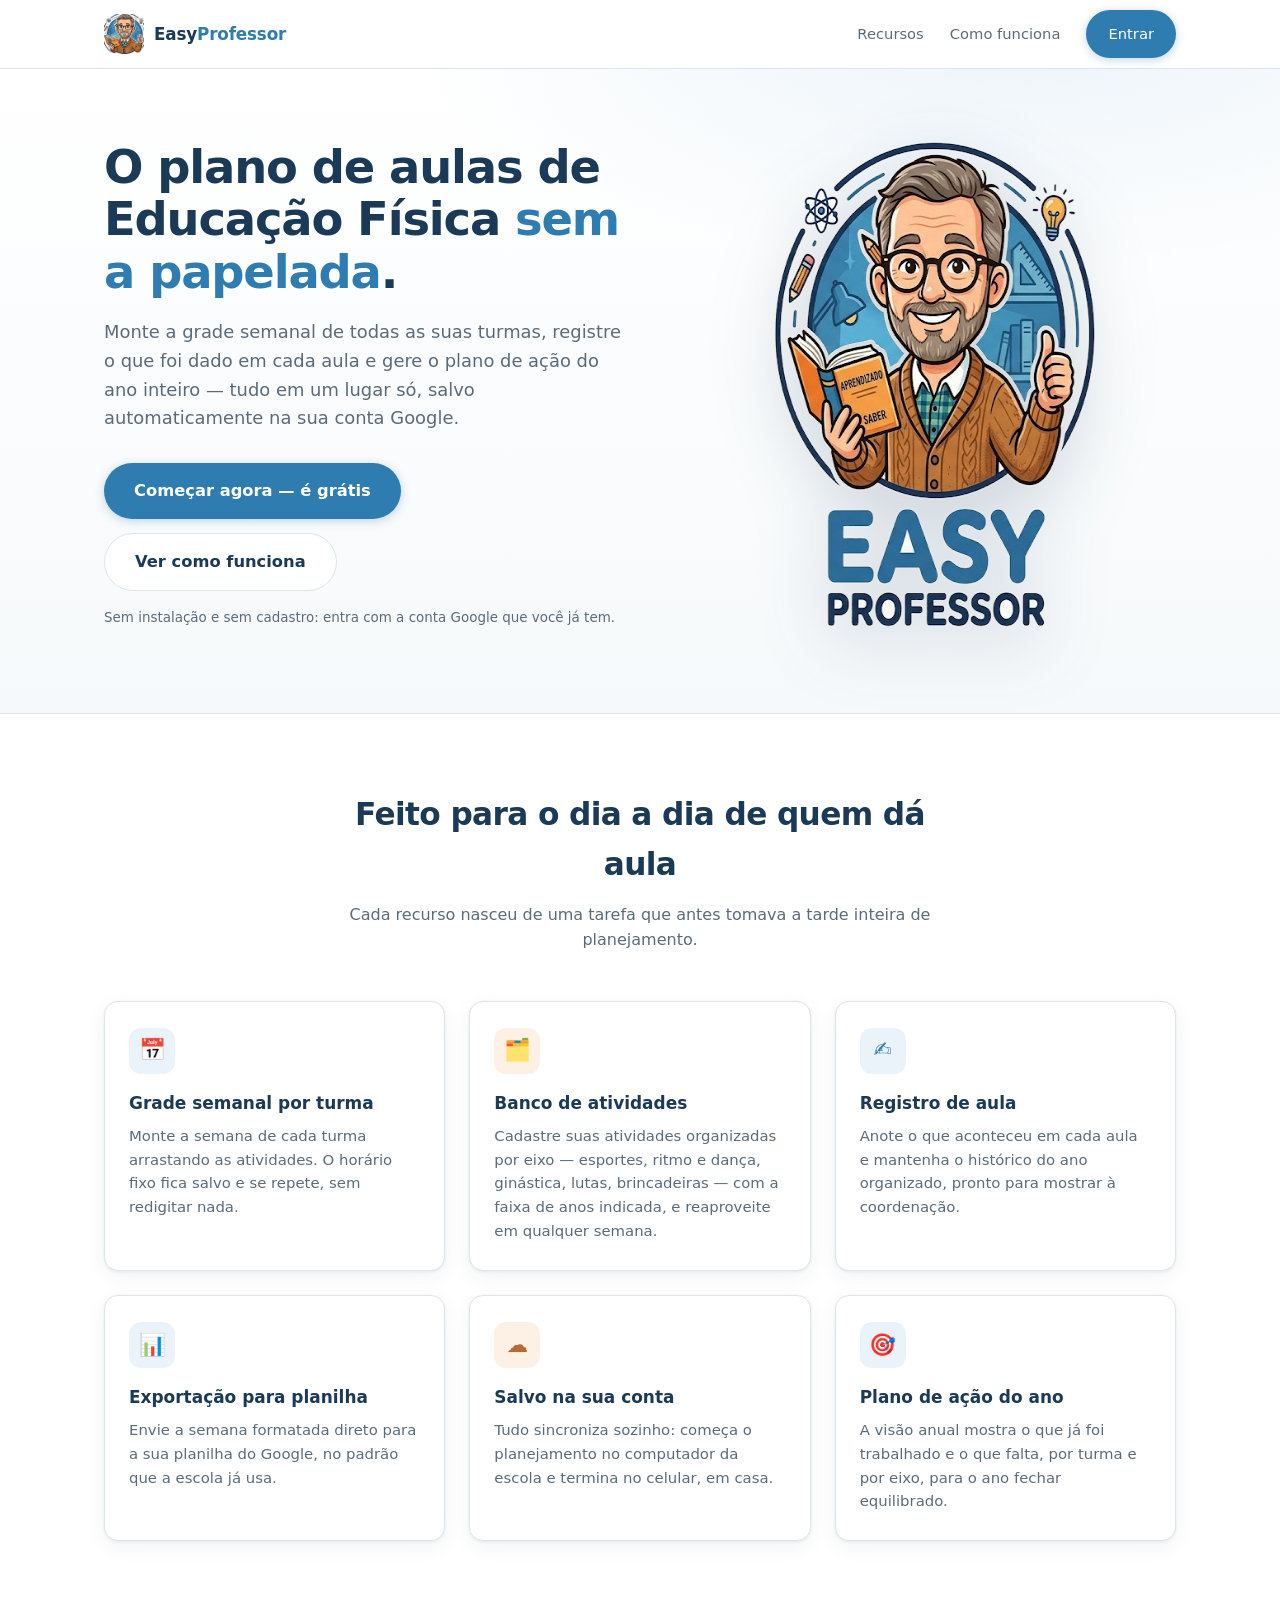
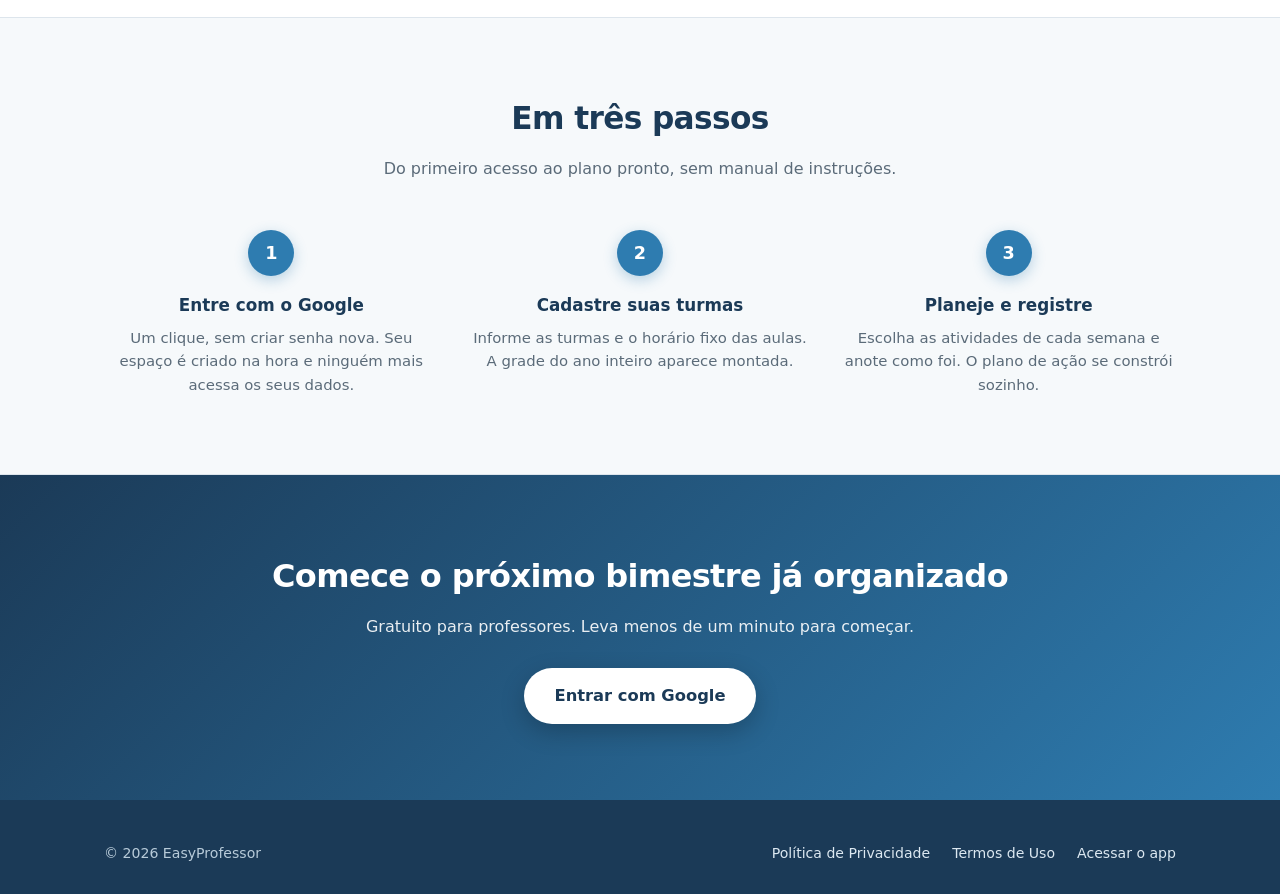
<file: index.html>
<!DOCTYPE html>
<html lang="pt-BR">
<head>
<meta charset="UTF-8">
<meta name="viewport" content="width=device-width, initial-scale=1.0">
<title>EasyProfessor — Plano de aulas de Educação Física, pronto em minutos</title>
<meta name="description" content="Ferramenta gratuita para professores de Educação Física montarem o plano de ação anual: grade semanal por turma, banco de atividades, registro de aulas e exportação para planilha.">
<link rel="canonical" href="https://easyprofessor.com.br/">
<link rel="icon" href="favicon.ico" sizes="any">
<link rel="icon" type="image/png" sizes="32x32" href="favicon-32.png">
<link rel="apple-touch-icon" href="apple-touch-icon.png">
<meta property="og:type" content="website">
<meta property="og:title" content="EasyProfessor — Plano de aulas de Educação Física">
<meta property="og:description" content="Monte o plano de ação anual da sua escola: grade semanal, banco de atividades e exportação para planilha.">
<meta property="og:image" content="https://easyprofessor.com.br/logo.png">
<meta property="og:url" content="https://easyprofessor.com.br/">
<style>
:root {
  /* Paleta extraida da propria logo */
  --azul:        #2E7CB0;
  --azul-forte:  #1B3A57;
  --azul-claro:  #6FB2CE;
  --azul-bg:     #EAF3F9;
  --terra:       #B96A33;
  --terra-bg:    #FDF1E5;
  --areia:       #F3D9BC;

  --texto:       #1D2A35;
  --texto-suave: #5B6B79;
  --borda:       #DDE5EC;
  --fundo:       #FFFFFF;
  --fundo-alt:   #F6F9FB;

  --raio:   14px;
  --raio-g: 22px;
  --sombra:   0 1px 3px rgba(27,58,87,.07), 0 6px 20px rgba(27,58,87,.06);
  --sombra-g: 0 10px 40px rgba(27,58,87,.14);
  --largura: 1120px;
}

* { box-sizing: border-box; margin: 0; padding: 0; }

html { scroll-behavior: smooth; }

body {
  font-family: 'Segoe UI', system-ui, -apple-system, sans-serif;
  color: var(--texto);
  background: var(--fundo);
  line-height: 1.6;
  -webkit-font-smoothing: antialiased;
}

img { max-width: 100%; display: block; }
a { color: var(--azul); }

.container { max-width: var(--largura); margin: 0 auto; padding: 0 24px; }

/* ── Cabecalho ───────────────────────────────────────────────── */
header.topo {
  position: sticky; top: 0; z-index: 50;
  background: rgba(255,255,255,.92);
  backdrop-filter: blur(10px);
  border-bottom: 1px solid var(--borda);
}
.topo .container {
  display: flex; align-items: center; gap: 14px;
  height: 68px;
}
.marca { display: flex; align-items: center; gap: 10px; text-decoration: none; color: inherit; }
.marca img { width: 40px; height: 40px; }
.marca span { font-weight: 700; font-size: 1.05rem; color: var(--azul-forte); letter-spacing: -.01em; }
.marca span b { color: var(--azul); font-weight: 700; }
.topo nav { margin-left: auto; display: flex; align-items: center; gap: 26px; }
.topo nav a { color: var(--texto-suave); text-decoration: none; font-size: .92rem; font-weight: 500; }
.topo nav a:hover { color: var(--azul); }
/* precisa vencer a regra acima, que e mais especifica que .botao */
.topo nav a.botao, .topo nav a.botao:hover { color: #fff; }

.botao {
  display: inline-flex; align-items: center; justify-content: center; gap: 10px;
  padding: 12px 22px; border-radius: 999px; border: none; cursor: pointer;
  font-size: .95rem; font-weight: 600; text-decoration: none;
  background: var(--azul); color: #fff;
  box-shadow: 0 2px 10px rgba(46,124,176,.3);
  transition: transform .15s, box-shadow .15s, background .15s;
}
.botao:hover { background: #266b9a; transform: translateY(-1px); box-shadow: 0 6px 18px rgba(46,124,176,.36); }
.botao.claro { background: #fff; color: var(--azul-forte); border: 1px solid var(--borda); box-shadow: none; }
.botao.claro:hover { background: var(--fundo-alt); }
.botao.grande { padding: 15px 30px; font-size: 1.02rem; }

/* ── Hero ────────────────────────────────────────────────────── */
.hero {
  background:
    radial-gradient(900px 380px at 80% -10%, var(--azul-bg) 0%, transparent 70%),
    linear-gradient(180deg, #fff 0%, var(--fundo-alt) 100%);
  padding: 72px 0 84px;
  border-bottom: 1px solid var(--borda);
}
.hero .container { display: grid; grid-template-columns: 1.05fr .95fr; gap: 56px; align-items: center; }
.hero h1 {
  font-size: 2.9rem; line-height: 1.13; letter-spacing: -.025em;
  color: var(--azul-forte); margin-bottom: 20px;
}
.hero h1 em { font-style: normal; color: var(--azul); }
.hero p.chamada { font-size: 1.12rem; color: var(--texto-suave); margin-bottom: 30px; max-width: 30em; }
.hero .acoes { display: flex; gap: 14px; flex-wrap: wrap; align-items: center; }
.hero .nota { font-size: .84rem; color: var(--texto-suave); margin-top: 16px; }
.hero-arte { display: flex; justify-content: center; }
.hero-arte img {
  width: 320px; filter: drop-shadow(0 18px 34px rgba(27,58,87,.2));
}

/* ── Secoes ──────────────────────────────────────────────────── */
section { padding: 76px 0; }
section.alt { background: var(--fundo-alt); border-block: 1px solid var(--borda); }

.titulo-secao { text-align: center; max-width: 620px; margin: 0 auto 48px; }
.titulo-secao h2 {
  font-size: 1.95rem; letter-spacing: -.02em; color: var(--azul-forte); margin-bottom: 12px;
}
.titulo-secao p { color: var(--texto-suave); }

.grade { display: grid; grid-template-columns: repeat(3, 1fr); gap: 24px; }

.cartao {
  background: var(--fundo); border: 1px solid var(--borda);
  border-radius: var(--raio); padding: 26px 24px;
  box-shadow: var(--sombra);
  transition: transform .18s, box-shadow .18s;
}
.cartao:hover { transform: translateY(-3px); box-shadow: var(--sombra-g); }
.cartao .icone {
  width: 46px; height: 46px; border-radius: 12px;
  display: grid; place-items: center; margin-bottom: 16px;
  background: var(--azul-bg); color: var(--azul); font-size: 1.35rem;
}
.cartao:nth-child(3n+2) .icone { background: var(--terra-bg); color: var(--terra); }
.cartao h3 { font-size: 1.06rem; color: var(--azul-forte); margin-bottom: 8px; }
.cartao p { color: var(--texto-suave); font-size: .93rem; }

/* ── Passos ──────────────────────────────────────────────────── */
.passos { display: grid; grid-template-columns: repeat(3, 1fr); gap: 34px; counter-reset: passo; }
.passo { text-align: center; }
.passo::before {
  counter-increment: passo; content: counter(passo);
  display: grid; place-items: center; margin: 0 auto 16px;
  width: 46px; height: 46px; border-radius: 50%;
  background: var(--azul); color: #fff; font-weight: 700; font-size: 1.1rem;
  box-shadow: 0 4px 14px rgba(46,124,176,.32);
}
.passo h3 { font-size: 1.05rem; color: var(--azul-forte); margin-bottom: 8px; }
.passo p { color: var(--texto-suave); font-size: .93rem; }

/* ── Chamada final ───────────────────────────────────────────── */
.final {
  background: linear-gradient(135deg, var(--azul-forte) 0%, var(--azul) 100%);
  color: #fff; text-align: center; padding: 76px 0;
}
.final h2 { font-size: 2rem; letter-spacing: -.02em; margin-bottom: 12px; }
.final p { opacity: .9; margin-bottom: 28px; }
.final .botao { background: #fff; color: var(--azul-forte); box-shadow: 0 8px 24px rgba(0,0,0,.22); }
.final .botao:hover { background: var(--areia); }

/* ── Rodape ──────────────────────────────────────────────────── */
footer.rodape { background: var(--azul-forte); color: #B8CBD9; padding: 42px 0 30px; font-size: .88rem; }
footer.rodape .container { display: flex; flex-wrap: wrap; gap: 20px; align-items: center; }
footer.rodape a { color: #DCE8F1; text-decoration: none; }
footer.rodape a:hover { text-decoration: underline; }
footer.rodape .links { margin-left: auto; display: flex; gap: 22px; flex-wrap: wrap; }

/* ── Responsivo ──────────────────────────────────────────────── */
@media (max-width: 900px) {
  .hero { padding: 48px 0 56px; }
  .hero .container { grid-template-columns: 1fr; gap: 34px; text-align: center; }
  .hero h1 { font-size: 2.15rem; }
  .hero p.chamada { margin-inline: auto; }
  .hero .acoes { justify-content: center; }
  .hero-arte { order: -1; }
  .hero-arte img { width: 210px; }
  .grade, .passos { grid-template-columns: 1fr; }
  .topo nav a.oculta-mobile { display: none; }
  section { padding: 54px 0; }
  footer.rodape .links { margin-left: 0; }
}
</style>
</head>
<body>

<header class="topo">
  <div class="container">
    <a class="marca" href="/">
      <img src="logo-simbolo.png" alt="">
      <span>Easy<b>Professor</b></span>
    </a>
    <nav>
      <a href="#recursos" class="oculta-mobile">Recursos</a>
      <a href="#como-funciona" class="oculta-mobile">Como funciona</a>
      <a class="botao" href="app.html">Entrar</a>
    </nav>
  </div>
</header>

<div class="hero">
  <div class="container">
    <div>
      <h1>O plano de aulas de Educação Física <em>sem a papelada</em>.</h1>
      <p class="chamada">
        Monte a grade semanal de todas as suas turmas, registre o que foi dado
        em cada aula e gere o plano de ação do ano inteiro — tudo em um lugar só,
        salvo automaticamente na sua conta Google.
      </p>
      <div class="acoes">
        <a class="botao grande" href="app.html">Começar agora — é grátis</a>
        <a class="botao claro grande" href="#como-funciona">Ver como funciona</a>
      </div>
      <p class="nota">Sem instalação e sem cadastro: entra com a conta Google que você já tem.</p>
    </div>
    <div class="hero-arte">
      <img src="logo.png" alt="EasyProfessor" width="388" height="485">
    </div>
  </div>
</div>

<section id="recursos">
  <div class="container">
    <div class="titulo-secao">
      <h2>Feito para o dia a dia de quem dá aula</h2>
      <p>Cada recurso nasceu de uma tarefa que antes tomava a tarde inteira de planejamento.</p>
    </div>
    <div class="grade">
      <div class="cartao">
        <div class="icone">📅</div>
        <h3>Grade semanal por turma</h3>
        <p>Monte a semana de cada turma arrastando as atividades. O horário fixo fica salvo e se repete, sem redigitar nada.</p>
      </div>
      <div class="cartao">
        <div class="icone">🗂️</div>
        <h3>Banco de atividades</h3>
        <p>Cadastre suas atividades organizadas por eixo — esportes, ritmo e dança, ginástica, lutas, brincadeiras — com a faixa de anos indicada, e reaproveite em qualquer semana.</p>
      </div>
      <div class="cartao">
        <div class="icone">✍️</div>
        <h3>Registro de aula</h3>
        <p>Anote o que aconteceu em cada aula e mantenha o histórico do ano organizado, pronto para mostrar à coordenação.</p>
      </div>
      <div class="cartao">
        <div class="icone">📊</div>
        <h3>Exportação para planilha</h3>
        <p>Envie a semana formatada direto para a sua planilha do Google, no padrão que a escola já usa.</p>
      </div>
      <div class="cartao">
        <div class="icone">☁️</div>
        <h3>Salvo na sua conta</h3>
        <p>Tudo sincroniza sozinho: começa o planejamento no computador da escola e termina no celular, em casa.</p>
      </div>
      <div class="cartao">
        <div class="icone">🎯</div>
        <h3>Plano de ação do ano</h3>
        <p>A visão anual mostra o que já foi trabalhado e o que falta, por turma e por eixo, para o ano fechar equilibrado.</p>
      </div>
    </div>
  </div>
</section>

<section class="alt" id="como-funciona">
  <div class="container">
    <div class="titulo-secao">
      <h2>Em três passos</h2>
      <p>Do primeiro acesso ao plano pronto, sem manual de instruções.</p>
    </div>
    <div class="passos">
      <div class="passo">
        <h3>Entre com o Google</h3>
        <p>Um clique, sem criar senha nova. Seu espaço é criado na hora e ninguém mais acessa os seus dados.</p>
      </div>
      <div class="passo">
        <h3>Cadastre suas turmas</h3>
        <p>Informe as turmas e o horário fixo das aulas. A grade do ano inteiro aparece montada.</p>
      </div>
      <div class="passo">
        <h3>Planeje e registre</h3>
        <p>Escolha as atividades de cada semana e anote como foi. O plano de ação se constrói sozinho.</p>
      </div>
    </div>
  </div>
</section>

<div class="final">
  <div class="container">
    <h2>Comece o próximo bimestre já organizado</h2>
    <p>Gratuito para professores. Leva menos de um minuto para começar.</p>
    <a class="botao grande" href="app.html">Entrar com Google</a>
  </div>
</div>

<footer class="rodape">
  <div class="container">
    <div>© 2026 EasyProfessor</div>
    <div class="links">
      <a href="privacidade.html">Política de Privacidade</a>
      <a href="termos.html">Termos de Uso</a>
      <a href="app.html">Acessar o app</a>
    </div>
  </div>
</footer>

</body>
</html>
</file>
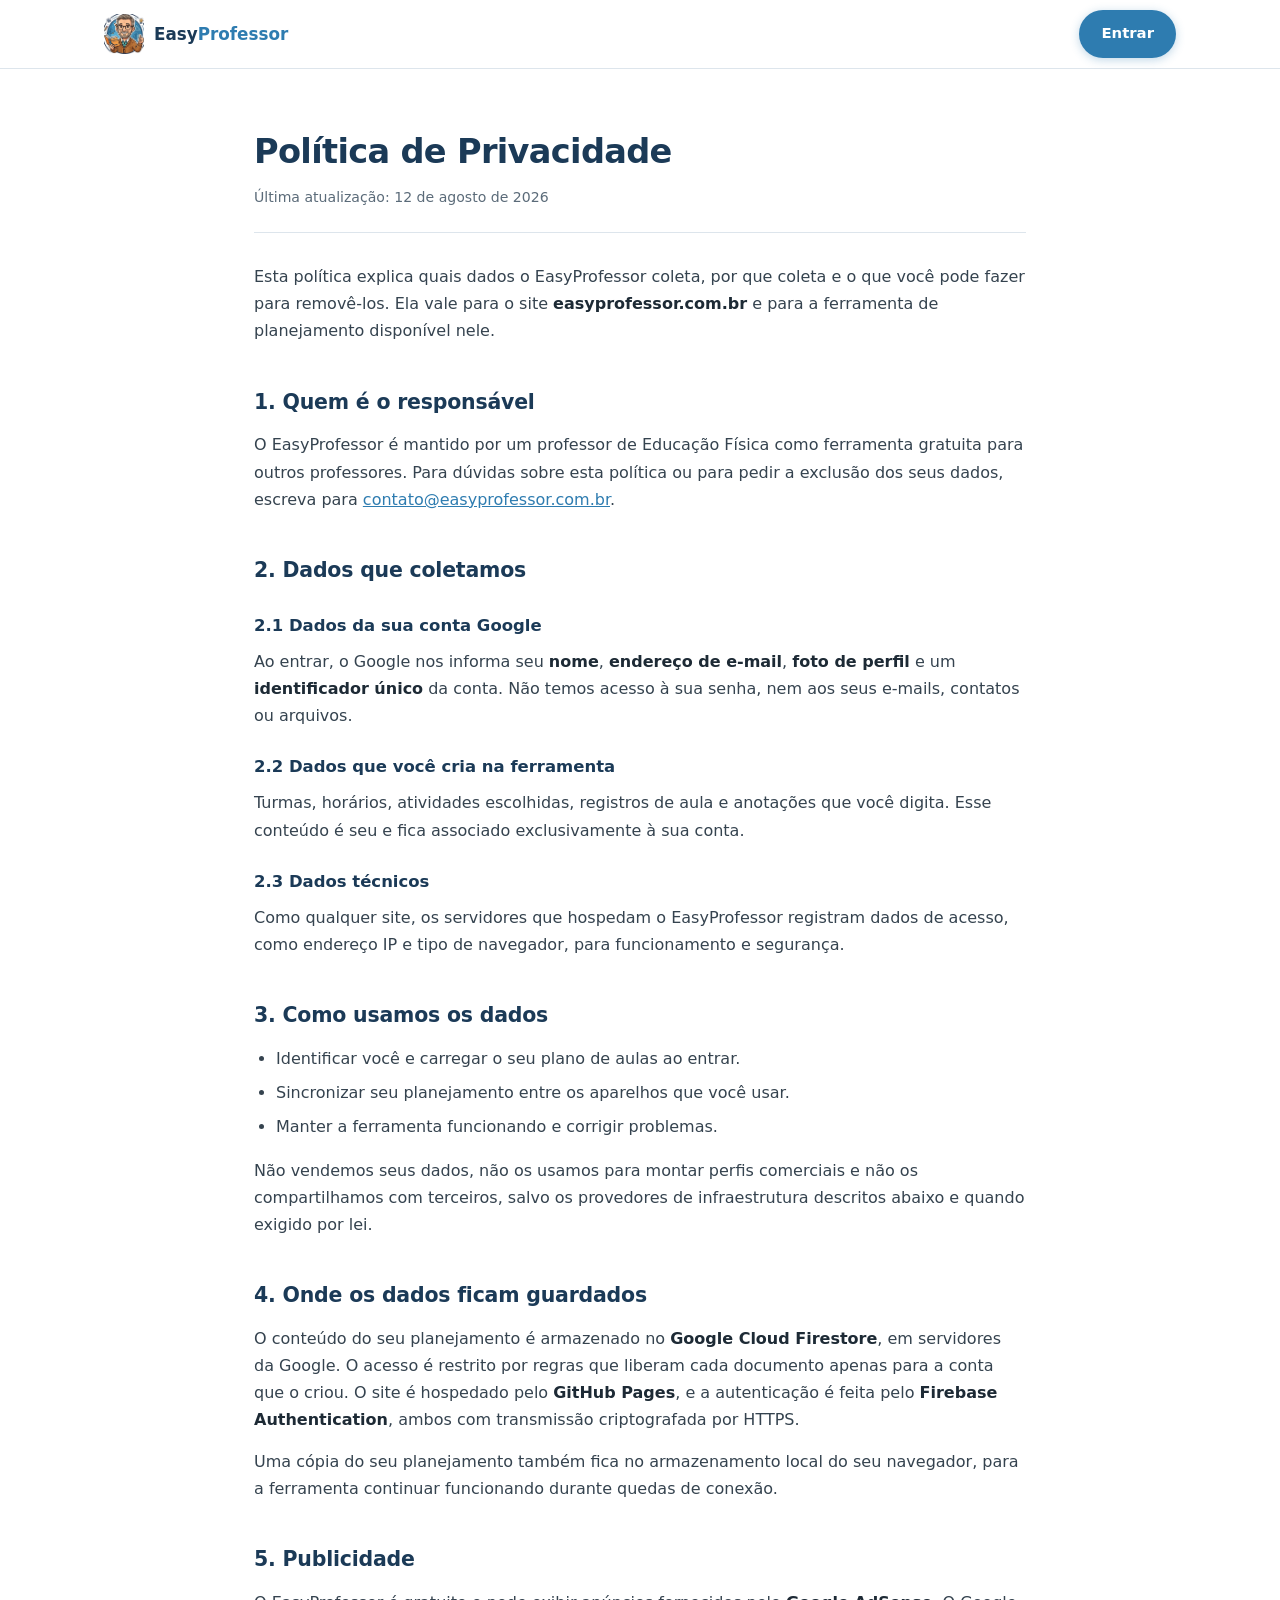
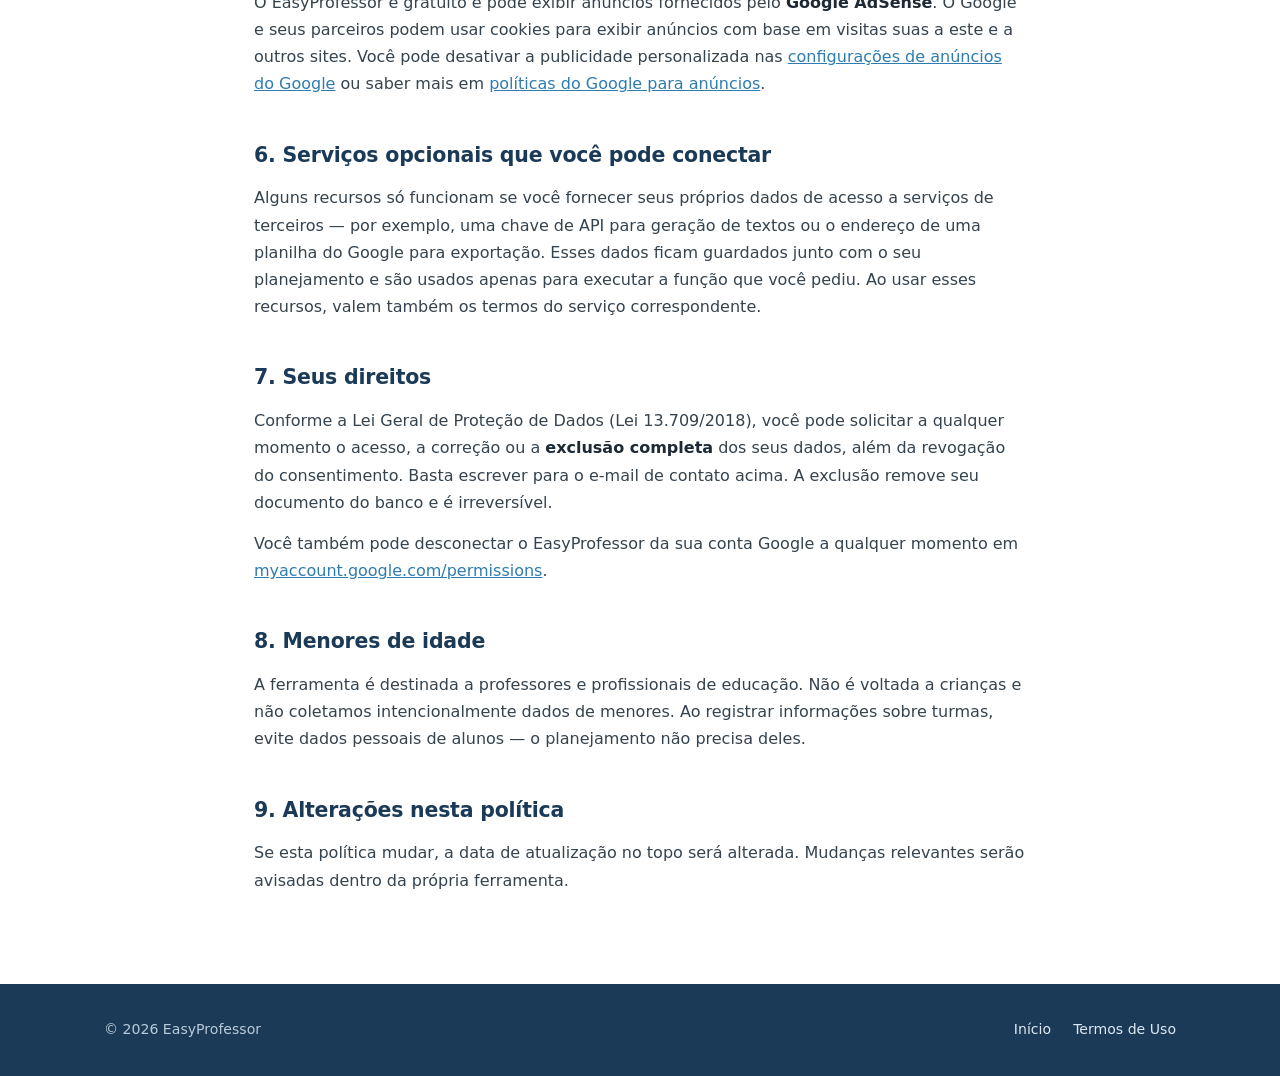
<file: privacidade.html>
<!DOCTYPE html>
<html lang="pt-BR">
<head>
<meta charset="UTF-8">
<meta name="viewport" content="width=device-width, initial-scale=1.0">
<title>Política de Privacidade — EasyProfessor</title>
<meta name="description" content="Como o EasyProfessor coleta, usa e protege os dados dos professores que utilizam a ferramenta.">
<link rel="icon" href="favicon.ico" sizes="any">
<link rel="stylesheet" href="documento.css">
</head>
<body>

<header class="topo">
  <div class="container">
    <a class="marca" href="/">
      <img src="logo-simbolo.png" alt="">
      <span>Easy<b>Professor</b></span>
    </a>
    <nav><a class="botao" href="app.html">Entrar</a></nav>
  </div>
</header>

<main class="documento container">
  <h1>Política de Privacidade</h1>
  <p class="atualizado">Última atualização: 12 de agosto de 2026</p>

  <p>
    Esta política explica quais dados o EasyProfessor coleta, por que coleta e o
    que você pode fazer para removê-los. Ela vale para o site
    <strong>easyprofessor.com.br</strong> e para a ferramenta de planejamento
    disponível nele.
  </p>

  <h2>1. Quem é o responsável</h2>
  <p>
    O EasyProfessor é mantido por um professor de Educação Física como ferramenta
    gratuita para outros professores. Para dúvidas sobre esta política ou para
    pedir a exclusão dos seus dados, escreva para
    <a href="mailto:contato@easyprofessor.com.br">contato@easyprofessor.com.br</a>.
  </p>

  <h2>2. Dados que coletamos</h2>
  <h3>2.1 Dados da sua conta Google</h3>
  <p>
    Ao entrar, o Google nos informa seu <strong>nome</strong>, <strong>endereço
    de e-mail</strong>, <strong>foto de perfil</strong> e um
    <strong>identificador único</strong> da conta. Não temos acesso à sua senha,
    nem aos seus e-mails, contatos ou arquivos.
  </p>
  <h3>2.2 Dados que você cria na ferramenta</h3>
  <p>
    Turmas, horários, atividades escolhidas, registros de aula e anotações que
    você digita. Esse conteúdo é seu e fica associado exclusivamente à sua conta.
  </p>
  <h3>2.3 Dados técnicos</h3>
  <p>
    Como qualquer site, os servidores que hospedam o EasyProfessor registram
    dados de acesso, como endereço IP e tipo de navegador, para funcionamento e
    segurança.
  </p>

  <h2>3. Como usamos os dados</h2>
  <ul>
    <li>Identificar você e carregar o seu plano de aulas ao entrar.</li>
    <li>Sincronizar seu planejamento entre os aparelhos que você usar.</li>
    <li>Manter a ferramenta funcionando e corrigir problemas.</li>
  </ul>
  <p>
    Não vendemos seus dados, não os usamos para montar perfis comerciais e não os
    compartilhamos com terceiros, salvo os provedores de infraestrutura descritos
    abaixo e quando exigido por lei.
  </p>

  <h2>4. Onde os dados ficam guardados</h2>
  <p>
    O conteúdo do seu planejamento é armazenado no <strong>Google Cloud
    Firestore</strong>, em servidores da Google. O acesso é restrito por regras
    que liberam cada documento apenas para a conta que o criou. O site é
    hospedado pelo <strong>GitHub Pages</strong>, e a autenticação é feita pelo
    <strong>Firebase Authentication</strong>, ambos com transmissão criptografada
    por HTTPS.
  </p>
  <p>
    Uma cópia do seu planejamento também fica no armazenamento local do seu
    navegador, para a ferramenta continuar funcionando durante quedas de conexão.
  </p>

  <h2>5. Publicidade</h2>
  <p>
    O EasyProfessor é gratuito e pode exibir anúncios fornecidos pelo
    <strong>Google AdSense</strong>. O Google e seus parceiros podem usar cookies
    para exibir anúncios com base em visitas suas a este e a outros sites. Você
    pode desativar a publicidade personalizada nas
    <a href="https://adssettings.google.com" target="_blank" rel="noopener">
    configurações de anúncios do Google</a> ou saber mais em
    <a href="https://policies.google.com/technologies/ads" target="_blank" rel="noopener">
    políticas do Google para anúncios</a>.
  </p>

  <h2>6. Serviços opcionais que você pode conectar</h2>
  <p>
    Alguns recursos só funcionam se você fornecer seus próprios dados de acesso a
    serviços de terceiros — por exemplo, uma chave de API para geração de textos
    ou o endereço de uma planilha do Google para exportação. Esses dados ficam
    guardados junto com o seu planejamento e são usados apenas para executar a
    função que você pediu. Ao usar esses recursos, valem também os termos do
    serviço correspondente.
  </p>

  <h2>7. Seus direitos</h2>
  <p>
    Conforme a Lei Geral de Proteção de Dados (Lei 13.709/2018), você pode
    solicitar a qualquer momento o acesso, a correção ou a
    <strong>exclusão completa</strong> dos seus dados, além da revogação do
    consentimento. Basta escrever para o e-mail de contato acima. A exclusão
    remove seu documento do banco e é irreversível.
  </p>
  <p>
    Você também pode desconectar o EasyProfessor da sua conta Google a qualquer
    momento em
    <a href="https://myaccount.google.com/permissions" target="_blank" rel="noopener">
    myaccount.google.com/permissions</a>.
  </p>

  <h2>8. Menores de idade</h2>
  <p>
    A ferramenta é destinada a professores e profissionais de educação. Não é
    voltada a crianças e não coletamos intencionalmente dados de menores. Ao
    registrar informações sobre turmas, evite dados pessoais de alunos — o
    planejamento não precisa deles.
  </p>

  <h2>9. Alterações nesta política</h2>
  <p>
    Se esta política mudar, a data de atualização no topo será alterada.
    Mudanças relevantes serão avisadas dentro da própria ferramenta.
  </p>
</main>

<footer class="rodape">
  <div class="container">
    <div>© 2026 EasyProfessor</div>
    <div class="links">
      <a href="/">Início</a>
      <a href="termos.html">Termos de Uso</a>
    </div>
  </div>
</footer>

</body>
</html>
</file>
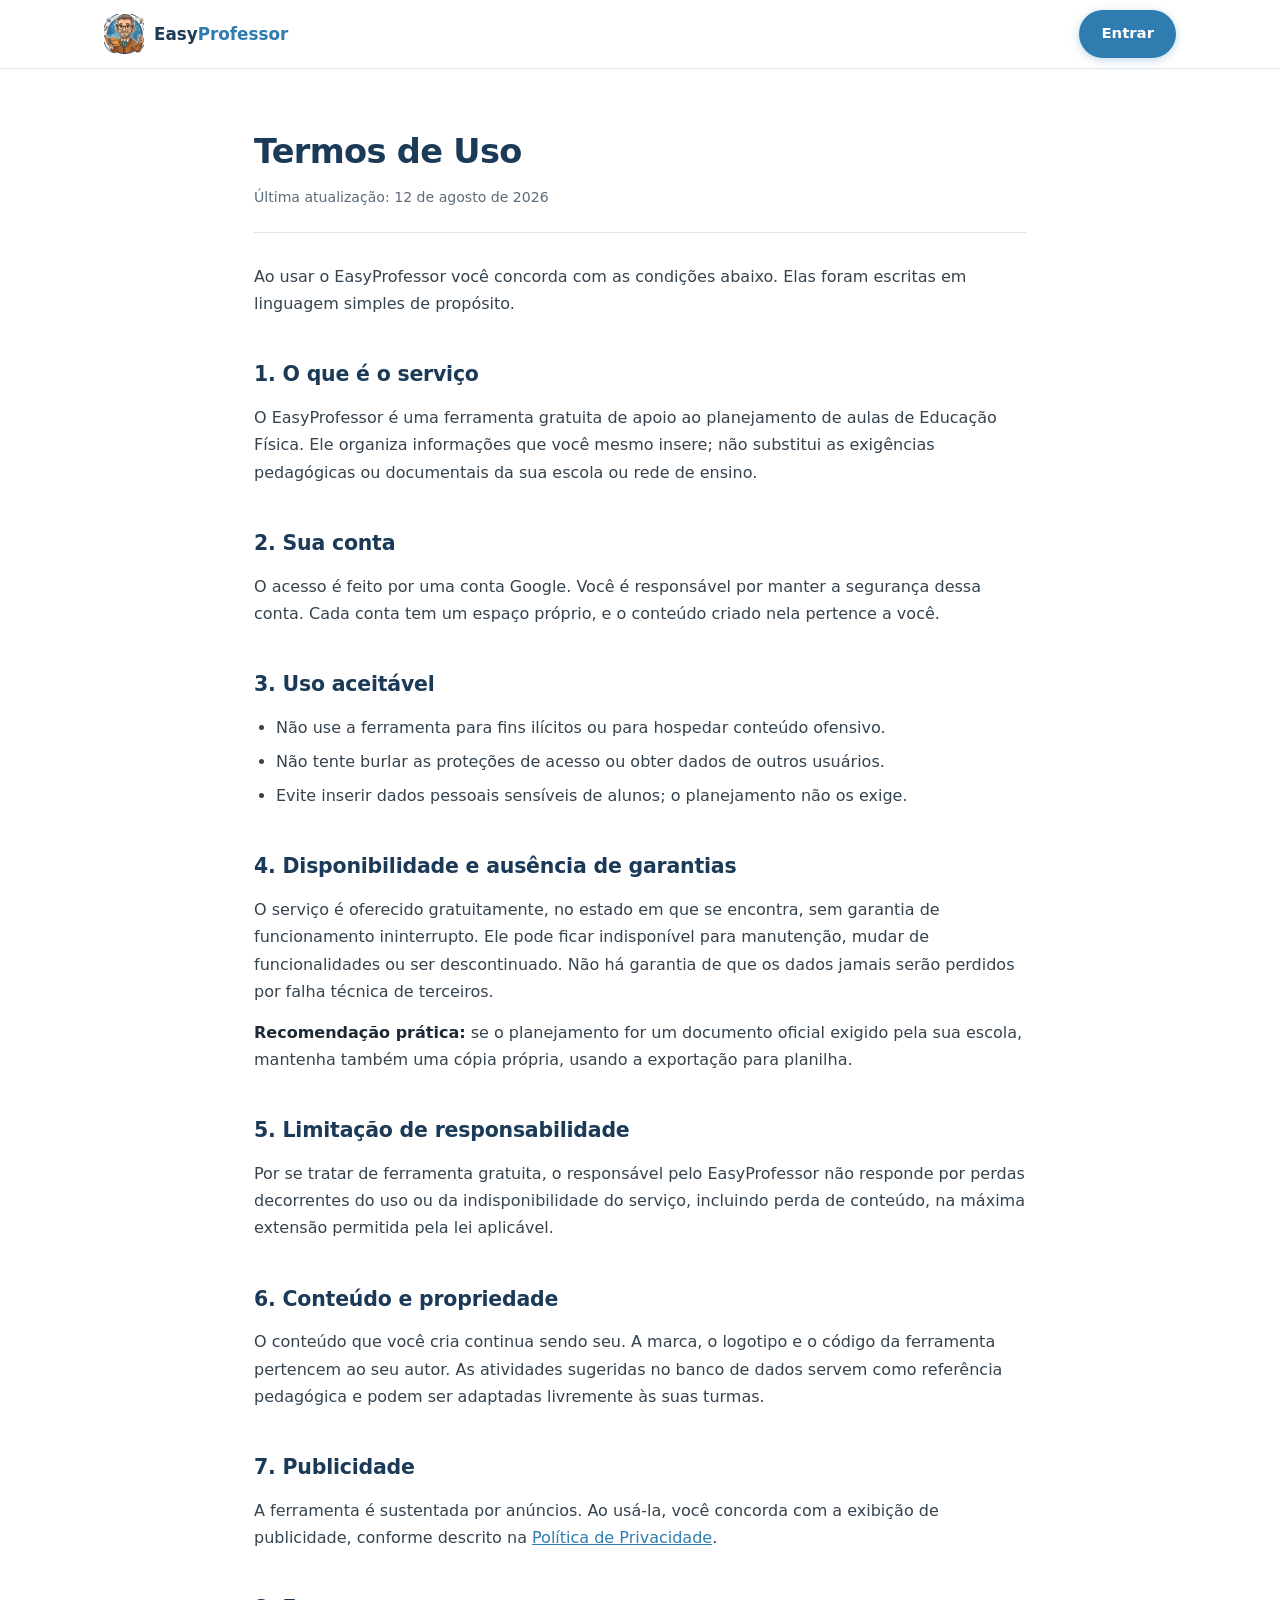
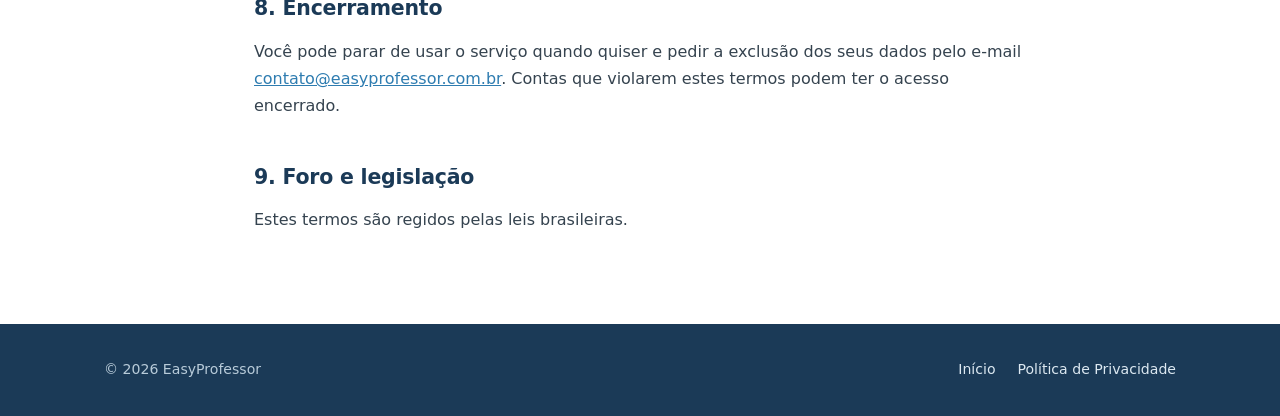
<file: termos.html>
<!DOCTYPE html>
<html lang="pt-BR">
<head>
<meta charset="UTF-8">
<meta name="viewport" content="width=device-width, initial-scale=1.0">
<title>Termos de Uso — EasyProfessor</title>
<meta name="description" content="Condições de uso da ferramenta gratuita de planejamento de aulas EasyProfessor.">
<link rel="icon" href="favicon.ico" sizes="any">
<link rel="stylesheet" href="documento.css">
</head>
<body>

<header class="topo">
  <div class="container">
    <a class="marca" href="/">
      <img src="logo-simbolo.png" alt="">
      <span>Easy<b>Professor</b></span>
    </a>
    <nav><a class="botao" href="app.html">Entrar</a></nav>
  </div>
</header>

<main class="documento container">
  <h1>Termos de Uso</h1>
  <p class="atualizado">Última atualização: 12 de agosto de 2026</p>

  <p>
    Ao usar o EasyProfessor você concorda com as condições abaixo. Elas foram
    escritas em linguagem simples de propósito.
  </p>

  <h2>1. O que é o serviço</h2>
  <p>
    O EasyProfessor é uma ferramenta gratuita de apoio ao planejamento de aulas
    de Educação Física. Ele organiza informações que você mesmo insere; não
    substitui as exigências pedagógicas ou documentais da sua escola ou rede de
    ensino.
  </p>

  <h2>2. Sua conta</h2>
  <p>
    O acesso é feito por uma conta Google. Você é responsável por manter a
    segurança dessa conta. Cada conta tem um espaço próprio, e o conteúdo criado
    nela pertence a você.
  </p>

  <h2>3. Uso aceitável</h2>
  <ul>
    <li>Não use a ferramenta para fins ilícitos ou para hospedar conteúdo ofensivo.</li>
    <li>Não tente burlar as proteções de acesso ou obter dados de outros usuários.</li>
    <li>Evite inserir dados pessoais sensíveis de alunos; o planejamento não os exige.</li>
  </ul>

  <h2>4. Disponibilidade e ausência de garantias</h2>
  <p>
    O serviço é oferecido gratuitamente, no estado em que se encontra, sem
    garantia de funcionamento ininterrupto. Ele pode ficar indisponível para
    manutenção, mudar de funcionalidades ou ser descontinuado. Não há garantia de
    que os dados jamais serão perdidos por falha técnica de terceiros.
  </p>
  <p>
    <strong>Recomendação prática:</strong> se o planejamento for um documento
    oficial exigido pela sua escola, mantenha também uma cópia própria, usando a
    exportação para planilha.
  </p>

  <h2>5. Limitação de responsabilidade</h2>
  <p>
    Por se tratar de ferramenta gratuita, o responsável pelo EasyProfessor não
    responde por perdas decorrentes do uso ou da indisponibilidade do serviço,
    incluindo perda de conteúdo, na máxima extensão permitida pela lei aplicável.
  </p>

  <h2>6. Conteúdo e propriedade</h2>
  <p>
    O conteúdo que você cria continua sendo seu. A marca, o logotipo e o código
    da ferramenta pertencem ao seu autor. As atividades sugeridas no banco de
    dados servem como referência pedagógica e podem ser adaptadas livremente às
    suas turmas.
  </p>

  <h2>7. Publicidade</h2>
  <p>
    A ferramenta é sustentada por anúncios. Ao usá-la, você concorda com a
    exibição de publicidade, conforme descrito na
    <a href="privacidade.html">Política de Privacidade</a>.
  </p>

  <h2>8. Encerramento</h2>
  <p>
    Você pode parar de usar o serviço quando quiser e pedir a exclusão dos seus
    dados pelo e-mail
    <a href="mailto:contato@easyprofessor.com.br">contato@easyprofessor.com.br</a>.
    Contas que violarem estes termos podem ter o acesso encerrado.
  </p>

  <h2>9. Foro e legislação</h2>
  <p>
    Estes termos são regidos pelas leis brasileiras.
  </p>
</main>

<footer class="rodape">
  <div class="container">
    <div>© 2026 EasyProfessor</div>
    <div class="links">
      <a href="/">Início</a>
      <a href="privacidade.html">Política de Privacidade</a>
    </div>
  </div>
</footer>

</body>
</html>
</file>
<file: documento.css>
/* Estilo das paginas de texto (privacidade, termos).
   Mesma paleta da landing, extraida da logo. */
:root {
  --azul:        #2E7CB0;
  --azul-forte:  #1B3A57;
  --azul-bg:     #EAF3F9;
  --texto:       #1D2A35;
  --texto-suave: #5B6B79;
  --borda:       #DDE5EC;
  --fundo-alt:   #F6F9FB;
  --largura:     820px;
}

* { box-sizing: border-box; margin: 0; padding: 0; }

body {
  font-family: 'Segoe UI', system-ui, -apple-system, sans-serif;
  color: var(--texto);
  background: #fff;
  line-height: 1.7;
  -webkit-font-smoothing: antialiased;
}

img { max-width: 100%; display: block; }
a { color: var(--azul); }

.container { max-width: var(--largura); margin: 0 auto; padding: 0 24px; }

/* Cabecalho */
header.topo {
  background: #fff;
  border-bottom: 1px solid var(--borda);
  position: sticky; top: 0; z-index: 50;
}
header.topo .container {
  max-width: 1120px;
  display: flex; align-items: center; height: 68px;
}
.marca { display: flex; align-items: center; gap: 10px; text-decoration: none; color: inherit; }
.marca img { width: 40px; height: 40px; }
.marca span { font-weight: 700; font-size: 1.05rem; color: var(--azul-forte); }
.marca span b { color: var(--azul); }
header.topo nav { margin-left: auto; }

.botao {
  display: inline-flex; align-items: center; justify-content: center;
  padding: 11px 22px; border-radius: 999px; border: none;
  background: var(--azul); color: #fff;
  font-size: .93rem; font-weight: 600; text-decoration: none;
  box-shadow: 0 2px 10px rgba(46,124,176,.3);
}
.botao:hover { background: #266b9a; }

/* Corpo do documento */
.documento { padding: 54px 24px 76px; }
.documento h1 {
  font-size: 2.1rem; letter-spacing: -.02em;
  color: var(--azul-forte); margin-bottom: 6px;
}
.documento .atualizado {
  color: var(--texto-suave); font-size: .88rem;
  padding-bottom: 22px; margin-bottom: 30px;
  border-bottom: 1px solid var(--borda);
}
.documento h2 {
  font-size: 1.28rem; color: var(--azul-forte);
  margin: 40px 0 12px; letter-spacing: -.01em;
}
.documento h3 {
  font-size: 1.03rem; color: var(--azul-forte);
  margin: 24px 0 8px;
}
.documento p { margin-bottom: 14px; color: #35434F; }
.documento ul { margin: 0 0 16px 22px; color: #35434F; }
.documento li { margin-bottom: 7px; }
.documento strong { color: var(--texto); }

/* Rodape */
footer.rodape {
  background: var(--azul-forte); color: #B8CBD9;
  padding: 34px 0; font-size: .88rem;
}
footer.rodape .container {
  max-width: 1120px;
  display: flex; flex-wrap: wrap; gap: 18px; align-items: center;
}
footer.rodape a { color: #DCE8F1; text-decoration: none; }
footer.rodape a:hover { text-decoration: underline; }
footer.rodape .links { margin-left: auto; display: flex; gap: 22px; }

@media (max-width: 700px) {
  .documento { padding: 36px 20px 56px; }
  .documento h1 { font-size: 1.7rem; }
  footer.rodape .links { margin-left: 0; }
}
</file>
